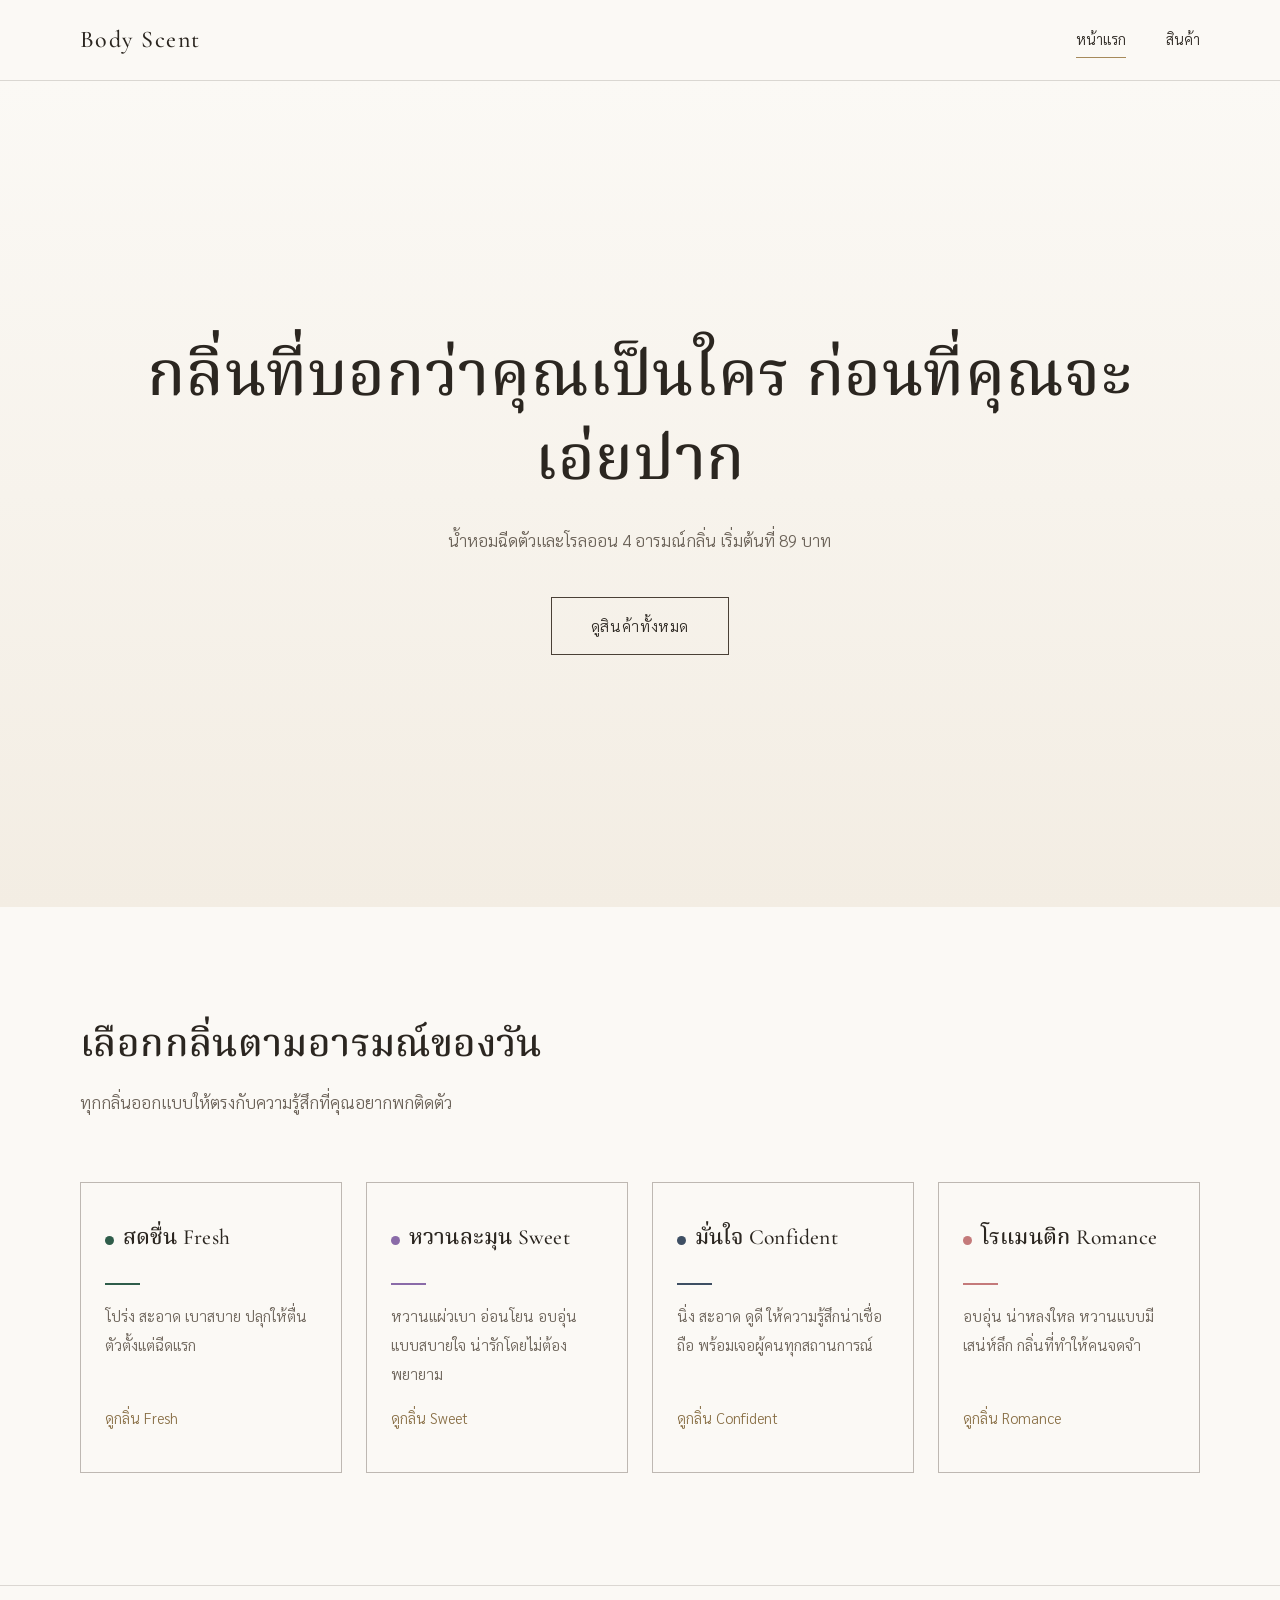
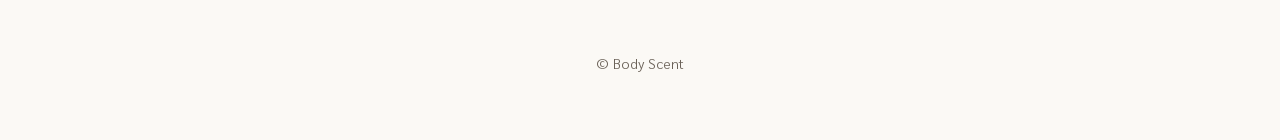
<file: index.html>
<!DOCTYPE html>
<html lang="th">
<head>
  <meta charset="UTF-8">
  <meta name="viewport" content="width=device-width, initial-scale=1">
  <title>Body Scent | น้ำหอมฉีดตัวและโรลออน</title>
  <meta name="description" content="Body Scent น้ำหอมฉีดตัวและโรลออน 4 อารมณ์กลิ่น สดชื่น หวานละมุน มั่นใจ โรแมนติก">
  <link rel="stylesheet" href="style.css">
  <style>
    /* hero fills the first screen below the sticky header */
    .hero { min-height: calc(100vh - 4.6rem); min-height: calc(100svh - 4.6rem); }
  </style>
</head>
<body>

  <header class="site-header">
    <div class="container">
      <a class="logo" href="index.html">Body Scent</a>
      <nav class="nav" aria-label="เมนูหลัก">
        <a href="index.html" aria-current="page">หน้าแรก</a>
        <a href="product.html">สินค้า</a>
      </nav>
    </div>
  </header>

  <main>
    <section class="hero">
      <div>
        <h1>กลิ่นที่บอกว่าคุณเป็นใคร ก่อนที่คุณจะเอ่ยปาก</h1>
        <p>น้ำหอมฉีดตัวและโรลออน 4 อารมณ์กลิ่น เริ่มต้นที่ 89 บาท</p>
        <a class="btn" href="product.html">ดูสินค้าทั้งหมด</a>
      </div>
    </section>

    <section class="section" id="moods">
      <div class="container">
        <div class="section-head">
          <h2>เลือกกลิ่นตามอารมณ์ของวัน</h2>
          <p>ทุกกลิ่นออกแบบให้ตรงกับความรู้สึกที่คุณอยากพกติดตัว</p>
        </div>

        <div class="mood-grid">
          <a class="mood-card" data-mood="fresh" href="product.html?mood=fresh">
            <h3><span class="mood-dot"></span>สดชื่น Fresh</h3>
            <hr class="mood-line">
            <p>โปร่ง สะอาด เบาสบาย ปลุกให้ตื่นตัวตั้งแต่ฉีดแรก</p>
            <span class="more">ดูกลิ่น Fresh</span>
          </a>

          <a class="mood-card" data-mood="sweet" href="product.html?mood=sweet">
            <h3><span class="mood-dot"></span>หวานละมุน Sweet</h3>
            <hr class="mood-line">
            <p>หวานแผ่วเบา อ่อนโยน อบอุ่นแบบสบายใจ น่ารักโดยไม่ต้องพยายาม</p>
            <span class="more">ดูกลิ่น Sweet</span>
          </a>

          <a class="mood-card" data-mood="confident" href="product.html?mood=confident">
            <h3><span class="mood-dot"></span>มั่นใจ Confident</h3>
            <hr class="mood-line">
            <p>นิ่ง สะอาด ดูดี ให้ความรู้สึกน่าเชื่อถือ พร้อมเจอผู้คนทุกสถานการณ์</p>
            <span class="more">ดูกลิ่น Confident</span>
          </a>

          <a class="mood-card" data-mood="romance" href="product.html?mood=romance">
            <h3><span class="mood-dot"></span>โรแมนติก Romance</h3>
            <hr class="mood-line">
            <p>อบอุ่น น่าหลงใหล หวานแบบมีเสน่ห์ลึก กลิ่นที่ทำให้คนจดจำ</p>
            <span class="more">ดูกลิ่น Romance</span>
          </a>
        </div>
      </div>
    </section>
  </main>

  <footer class="site-footer">
    <div class="container">© Body Scent</div>
  </footer>

  <script src="script.js"></script>
</body>
</html>
</file>
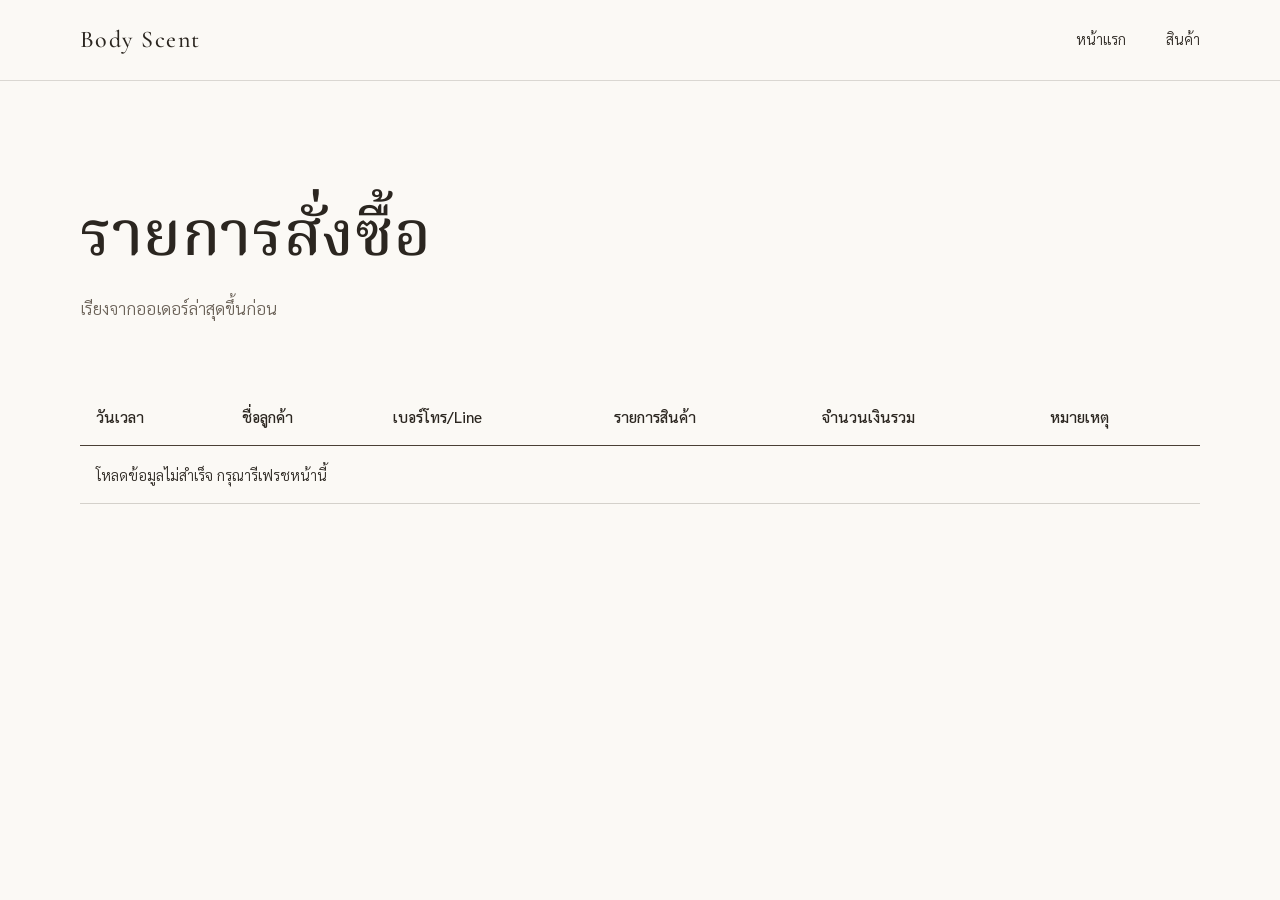
<file: admin.html>
<!DOCTYPE html>
<html lang="th">
<head>
  <meta charset="UTF-8">
  <meta name="viewport" content="width=device-width, initial-scale=1">
  <meta name="robots" content="noindex, nofollow">
  <title>รายการสั่งซื้อ | Body Scent</title>
  <link rel="stylesheet" href="style.css">
</head>
<body>

  <header class="site-header">
    <div class="container">
      <a class="logo" href="index.html">Body Scent</a>
      <nav class="nav" aria-label="เมนูหลัก">
        <a href="index.html">หน้าแรก</a>
        <a href="product.html">สินค้า</a>
      </nav>
    </div>
  </header>

  <main class="section">
    <div class="container">
      <div class="section-head">
        <h1>รายการสั่งซื้อ</h1>
        <p>เรียงจากออเดอร์ล่าสุดขึ้นก่อน</p>
      </div>

      <div class="table-wrap">
        <table id="ordersTable">
          <thead>
            <tr>
              <th>วันเวลา</th>
              <th>ชื่อลูกค้า</th>
              <th>เบอร์โทร/Line</th>
              <th>รายการสินค้า</th>
              <th>จำนวนเงินรวม</th>
              <th>หมายเหตุ</th>
            </tr>
          </thead>
          <tbody></tbody>
        </table>
      </div>
    </div>
  </main>

  <script src="script.js"></script>
</body>
</html>
</file>
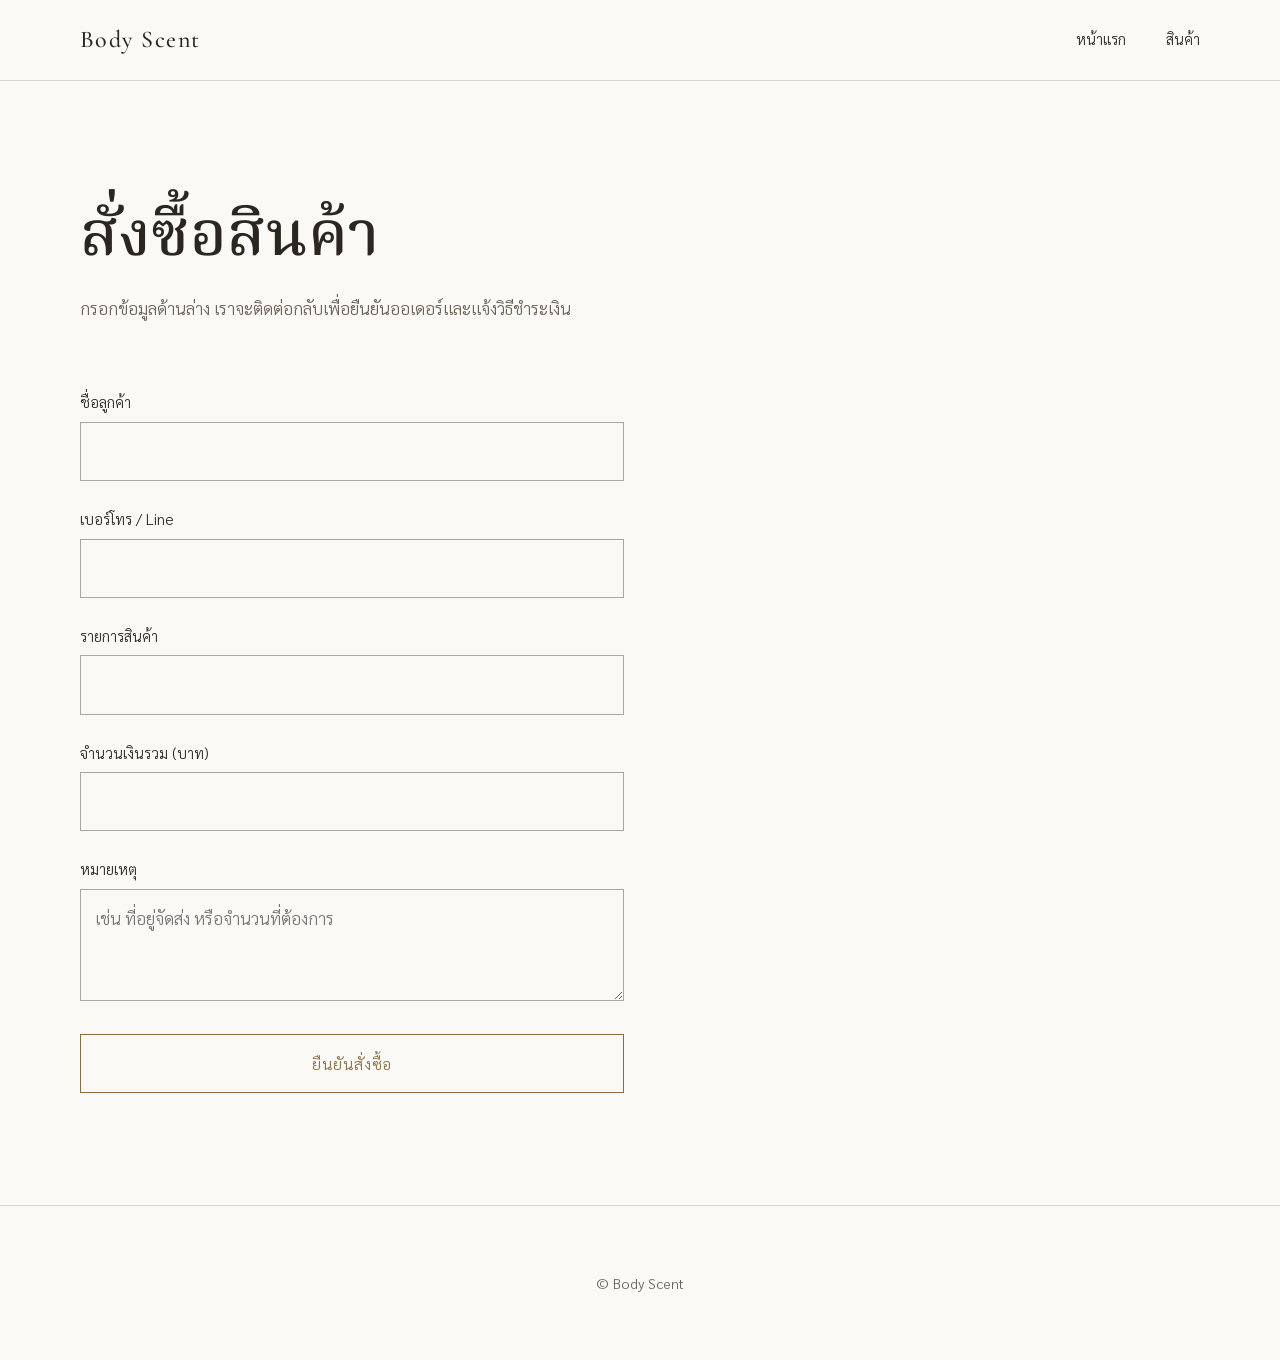
<file: order.html>
<!DOCTYPE html>
<html lang="th">
<head>
  <meta charset="UTF-8">
  <meta name="viewport" content="width=device-width, initial-scale=1">
  <title>สั่งซื้อ | Body Scent</title>
  <link rel="stylesheet" href="style.css">
</head>
<body>

  <header class="site-header">
    <div class="container">
      <a class="logo" href="index.html">Body Scent</a>
      <nav class="nav" aria-label="เมนูหลัก">
        <a href="index.html">หน้าแรก</a>
        <a href="product.html">สินค้า</a>
      </nav>
    </div>
  </header>

  <main class="section">
    <div class="container">
      <div class="section-head">
        <h1>สั่งซื้อสินค้า</h1>
        <p>กรอกข้อมูลด้านล่าง เราจะติดต่อกลับเพื่อยืนยันออเดอร์และแจ้งวิธีชำระเงิน</p>
      </div>

      <form id="orderForm" class="form">
        <div>
          <label for="customerName">ชื่อลูกค้า</label>
          <input type="text" id="customerName" name="customerName" autocomplete="name" required>
        </div>

        <div>
          <label for="contact">เบอร์โทร / Line</label>
          <input type="text" id="contact" name="contact" autocomplete="tel" required>
        </div>

        <div>
          <label for="items">รายการสินค้า</label>
          <input type="text" id="items" name="items" required>
        </div>

        <div>
          <label for="total">จำนวนเงินรวม (บาท)</label>
          <input type="text" id="total" name="total" inputmode="numeric" required>
        </div>

        <div>
          <label for="note">หมายเหตุ</label>
          <textarea id="note" name="note" placeholder="เช่น ที่อยู่จัดส่ง หรือจำนวนที่ต้องการ"></textarea>
        </div>

        <button type="submit" class="btn btn--accent">ยืนยันสั่งซื้อ</button>
      </form>
    </div>
  </main>

  <footer class="site-footer">
    <div class="container">© Body Scent</div>
  </footer>

  <script src="script.js"></script>
</body>
</html>
</file>
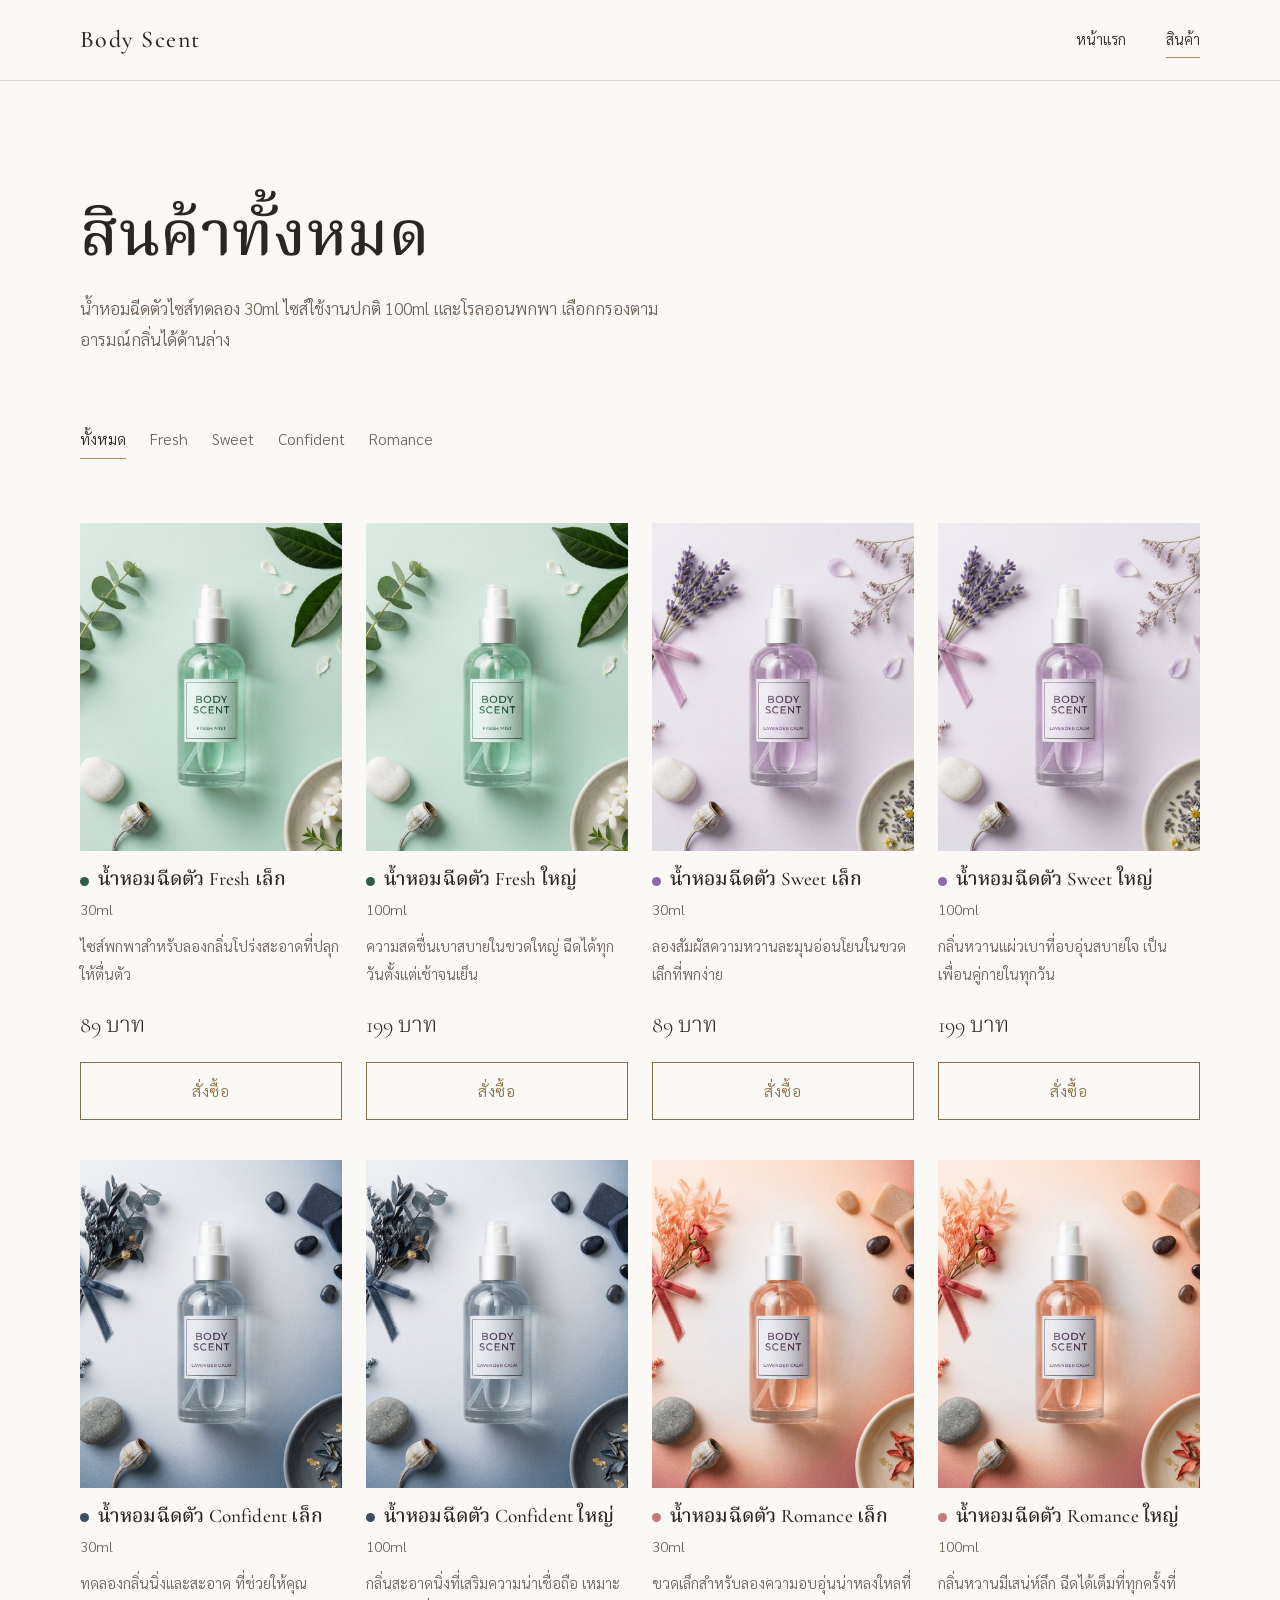
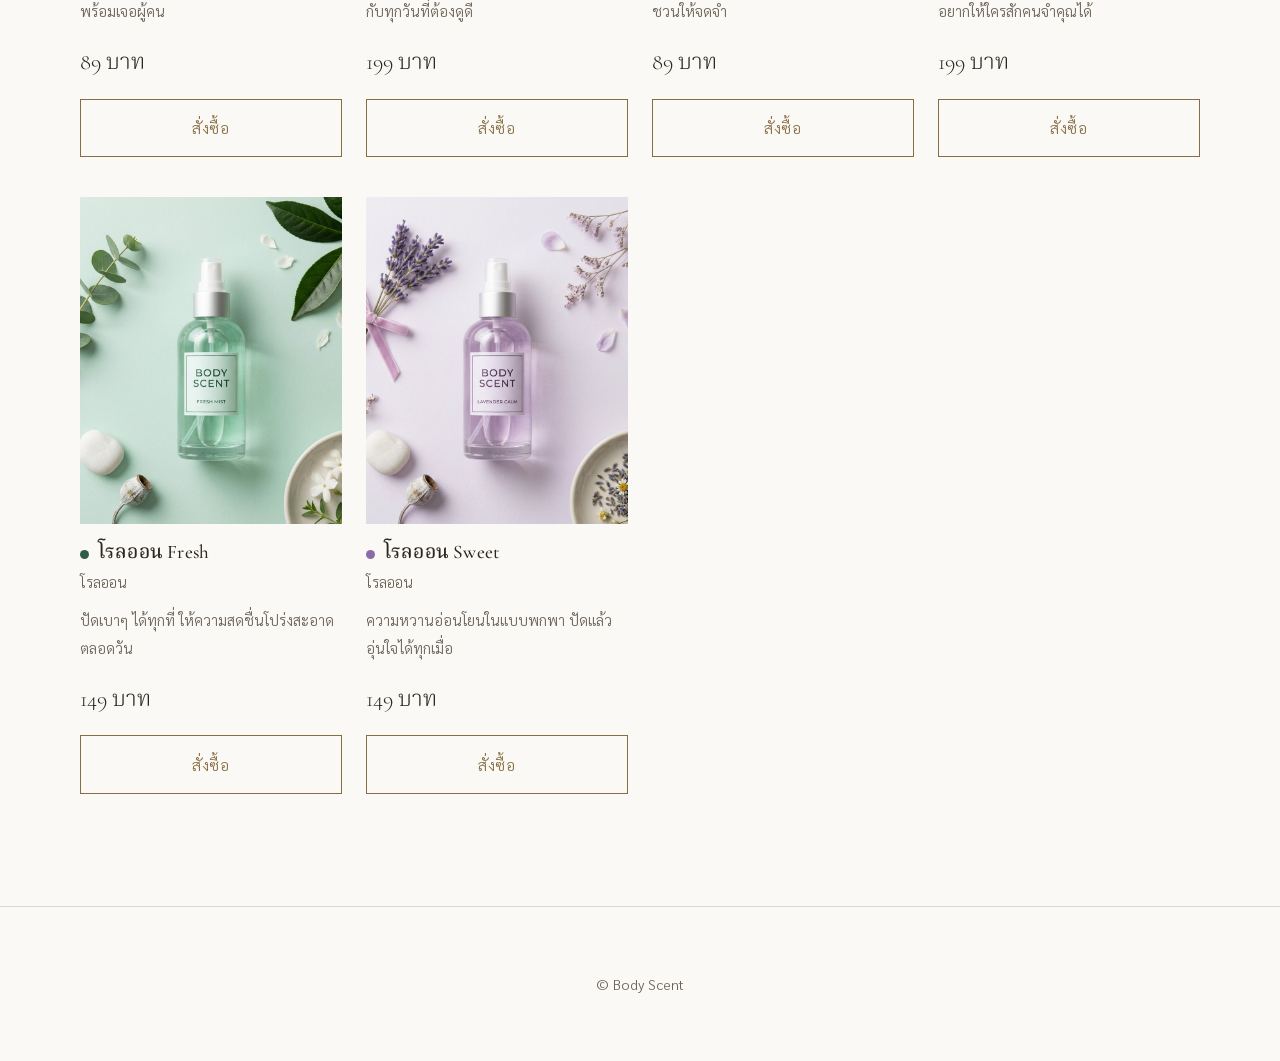
<file: product.html>
<!DOCTYPE html>
<html lang="th">
<head>
  <meta charset="UTF-8">
  <meta name="viewport" content="width=device-width, initial-scale=1">
  <title>สินค้าทั้งหมด | Body Scent</title>
  <meta name="description" content="น้ำหอมฉีดตัว 30ml, 100ml และโรลออน Body Scent เลือกกรองตามอารมณ์กลิ่น">
  <link rel="stylesheet" href="style.css">
</head>
<body>

  <header class="site-header">
    <div class="container">
      <a class="logo" href="index.html">Body Scent</a>
      <nav class="nav" aria-label="เมนูหลัก">
        <a href="index.html">หน้าแรก</a>
        <a href="product.html" aria-current="page">สินค้า</a>
      </nav>
    </div>
  </header>

  <main class="section">
    <div class="container">
      <div class="section-head">
        <h1>สินค้าทั้งหมด</h1>
        <p>น้ำหอมฉีดตัวไซส์ทดลอง 30ml ไซส์ใช้งานปกติ 100ml และโรลออนพกพา เลือกกรองตามอารมณ์กลิ่นได้ด้านล่าง</p>
      </div>

      <div id="filter-bar" class="filter-bar"></div>
      <div id="product-list" class="product-grid"></div>
    </div>
  </main>

  <footer class="site-footer">
    <div class="container">© Body Scent</div>
  </footer>

  <script src="script.js"></script>
</body>
</html>
</file>
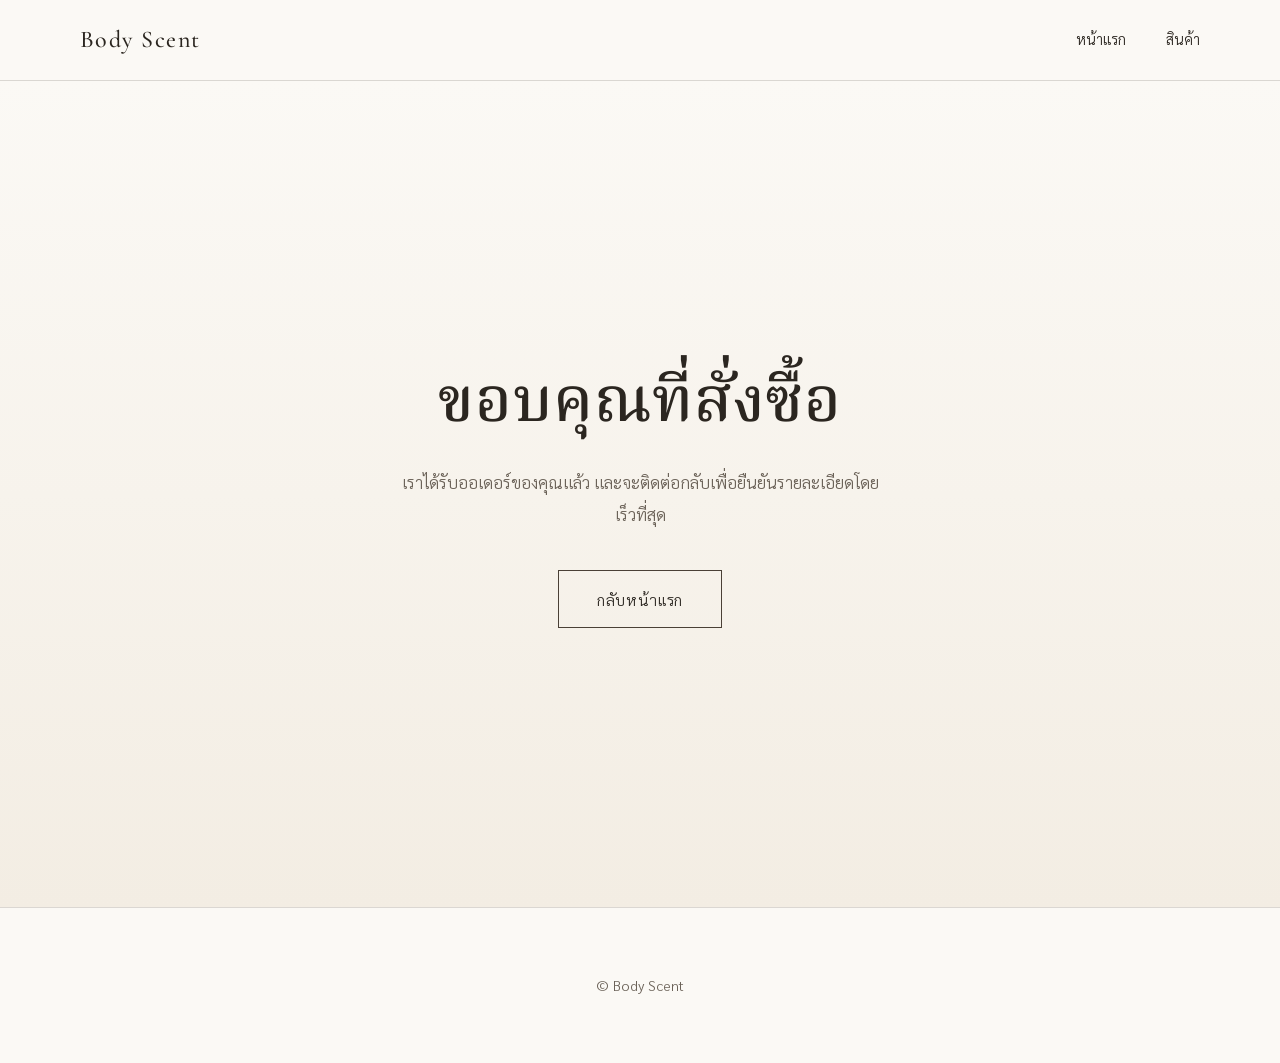
<file: thankyou.html>
<!DOCTYPE html>
<html lang="th">
<head>
  <meta charset="UTF-8">
  <meta name="viewport" content="width=device-width, initial-scale=1">
  <title>ขอบคุณที่สั่งซื้อ | Body Scent</title>
  <link rel="stylesheet" href="style.css">
  <style>
    .hero { min-height: calc(100vh - 4.6rem); min-height: calc(100svh - 4.6rem); }
  </style>
</head>
<body>

  <header class="site-header">
    <div class="container">
      <a class="logo" href="index.html">Body Scent</a>
      <nav class="nav" aria-label="เมนูหลัก">
        <a href="index.html">หน้าแรก</a>
        <a href="product.html">สินค้า</a>
      </nav>
    </div>
  </header>

  <main>
    <section class="hero">
      <div>
        <h1>ขอบคุณที่สั่งซื้อ</h1>
        <p>เราได้รับออเดอร์ของคุณแล้ว และจะติดต่อกลับเพื่อยืนยันรายละเอียดโดยเร็วที่สุด</p>
        <a class="btn" href="index.html">กลับหน้าแรก</a>
      </div>
    </section>
  </main>

  <footer class="site-footer">
    <div class="container">© Body Scent</div>
  </footer>

</body>
</html>
</file>
<file: style.css>
/* Body Scent — shared theme */
@import url("https://fonts.googleapis.com/css2?family=Cormorant+Garamond:wght@400;500;600&family=Noto+Serif+Thai:wght@300;400;500&family=Sarabun:wght@300;400;500&display=swap");

:root {
  /* palette */
  --bg: #fbf9f5;
  --bg-cream: #f3ede3;
  --bg-beige: #e6dccb;
  --ink: #2b2620;
  --ink-soft: #6b6258;
  --line: #4a4036;
  --accent: #a68a5b; /* soft bronze */
  --accent-deep: #876d43;

  /* mood touches (small dots / underlines only) */
  --fresh: #2f5d4a;
  --sweet: #8a6ba8;
  --confident: #3e4f63;
  --romance: #c47a7a;

  /* type */
  --font-display: "Cormorant Garamond", "Noto Serif Thai", Georgia, serif;
  --font-body: "Sarabun", "Noto Sans Thai", system-ui, sans-serif;

  /* spacing */
  --space-1: 0.5rem;
  --space-2: 1rem;
  --space-3: 1.5rem;
  --space-4: 2.5rem;
  --space-5: 4rem;
  --space-6: 7rem;
  --maxw: 1120px;
}

*, *::before, *::after { box-sizing: border-box; }
html { scroll-behavior: smooth; }
@media (prefers-reduced-motion: reduce) { html { scroll-behavior: auto; } * { transition: none !important; } }

body {
  margin: 0;
  background: var(--bg);
  color: var(--ink);
  font-family: var(--font-body);
  font-weight: 300;
  font-size: 1.0625rem;
  line-height: 1.85;
  -webkit-font-smoothing: antialiased;
}

img { max-width: 100%; display: block; }
a { color: inherit; text-decoration: none; }
a:focus-visible, button:focus-visible, input:focus-visible, textarea:focus-visible, select:focus-visible {
  outline: 1px solid var(--accent-deep);
  outline-offset: 3px;
}

h1, h2, h3 {
  font-family: var(--font-display);
  font-weight: 500;
  line-height: 1.35;
  letter-spacing: 0.01em;
  margin: 0 0 var(--space-2);
}
h1 { font-size: clamp(2.2rem, 5.5vw, 3.9rem); }
h2 { font-size: clamp(1.7rem, 3.4vw, 2.4rem); }
h3 { font-size: 1.35rem; }
p { margin: 0 0 var(--space-2); color: var(--ink-soft); }

/* layout */
.container { width: min(100% - 3rem, var(--maxw)); margin-inline: auto; }
.section { padding-block: var(--space-6); }
.section--cream { background: var(--bg-cream); }
.section-head { max-width: 38rem; margin-bottom: var(--space-5); }
.center { text-align: center; margin-inline: auto; }

/* header */
.site-header {
  position: sticky; top: 0; z-index: 10;
  background: rgba(251, 249, 245, 0.92);
  backdrop-filter: blur(6px);
  border-bottom: 1px solid rgba(74, 64, 54, 0.18);
}
.site-header .container {
  display: flex; align-items: center; justify-content: space-between;
  padding-block: 1.1rem;
}
.logo { font-family: var(--font-display); font-size: 1.5rem; font-weight: 500; letter-spacing: 0.06em; }
.nav { display: flex; gap: var(--space-4); font-size: 0.95rem; }
.nav a { padding-block: 0.25rem; border-bottom: 1px solid transparent; transition: border-color 0.25s; }
.nav a:hover, .nav a[aria-current="page"] { border-bottom-color: var(--accent); }

/* hero */
.hero {
  min-height: 100vh; min-height: 100svh;
  display: grid; place-items: center;
  text-align: center;
  padding: var(--space-6) var(--space-3);
  background: linear-gradient(180deg, var(--bg) 0%, var(--bg-cream) 100%);
}
.hero h1 { max-width: 16em; margin-inline: auto; margin-bottom: var(--space-3); }
.hero p { max-width: 30rem; margin-inline: auto; margin-bottom: var(--space-4); }

/* buttons: thin outlines, no loud fills */
.btn {
  display: inline-block;
  padding: 0.85rem 2.4rem;
  border: 1px solid var(--line);
  background: transparent;
  color: var(--ink);
  font: inherit; font-size: 0.98rem; letter-spacing: 0.04em;
  cursor: pointer;
  transition: background 0.25s, color 0.25s, border-color 0.25s;
}
.btn:hover { background: var(--ink); color: var(--bg); }
.btn--accent { border-color: var(--accent-deep); color: var(--accent-deep); }
.btn--accent:hover { background: var(--accent-deep); border-color: var(--accent-deep); color: #fff; }
.btn[disabled] { opacity: 0.45; cursor: not-allowed; }

/* mood dot / underline */
.mood-dot {
  display: inline-block; width: 9px; height: 9px; border-radius: 50%;
  background: var(--ink-soft); margin-right: 0.55rem; vertical-align: middle;
}
[data-mood="fresh"] { --mood: var(--fresh); }
[data-mood="sweet"] { --mood: var(--sweet); }
[data-mood="confident"] { --mood: var(--confident); }
[data-mood="romance"] { --mood: var(--romance); }
[data-mood] .mood-dot { background: var(--mood); }
.mood-line { display: block; width: 2.2rem; height: 2px; background: var(--mood, var(--accent)); margin: 0.9rem 0 1.1rem; border: 0; }

/* mood cards (index) */
.mood-grid { display: grid; grid-template-columns: repeat(4, 1fr); gap: var(--space-3); }
.mood-card {
  display: flex; flex-direction: column;
  padding: var(--space-4) var(--space-3);
  background: var(--bg);
  border: 1px solid rgba(74, 64, 54, 0.35);
  transition: border-color 0.25s, transform 0.25s;
}
.mood-card:hover { border-color: var(--accent-deep); transform: translateY(-3px); }
.mood-card p { flex: 1; font-size: 0.97rem; }
.mood-card .more { font-size: 0.92rem; color: var(--accent-deep); }

/* filter bar (product page) */
.filter-bar { display: flex; flex-wrap: wrap; gap: var(--space-1) var(--space-3); margin-bottom: var(--space-5); }
.filter-btn {
  background: none; border: 0; border-bottom: 1px solid transparent;
  padding: 0.3rem 0; font: inherit; font-size: 0.98rem; color: var(--ink-soft); cursor: pointer;
  transition: color 0.2s, border-color 0.2s;
}
.filter-btn:hover { color: var(--ink); }
.filter-btn.active { color: var(--ink); border-bottom-color: var(--mood, var(--accent)); }

/* product cards */
.product-grid { display: grid; grid-template-columns: repeat(auto-fill, minmax(240px, 1fr)); gap: var(--space-4) var(--space-3); }
.product-card { display: flex; flex-direction: column; }
.product-card .thumb { aspect-ratio: 4 / 5; background: var(--bg-beige); overflow: hidden; margin-bottom: var(--space-2); }
.product-card .thumb img { width: 100%; height: 100%; object-fit: cover; }
.product-card h3 { font-size: 1.2rem; margin-bottom: 0.2rem; }
.product-card .meta { font-size: 0.9rem; color: var(--ink-soft); margin-bottom: 0.6rem; }
.product-card p { font-size: 0.95rem; flex: 1; }
.price { font-family: var(--font-display); font-size: 1.4rem; color: var(--ink); margin-bottom: var(--space-2); }
.product-card .btn { text-align: center; }

/* forms (order page) */
.form { max-width: 34rem; display: grid; gap: var(--space-3); }
.form label { display: block; font-size: 0.95rem; margin-bottom: 0.35rem; color: var(--ink); }
.form input, .form textarea, .form select {
  width: 100%; padding: 0.8rem 0.9rem;
  background: transparent; color: var(--ink);
  border: 1px solid rgba(74, 64, 54, 0.45); border-radius: 0;
  font: inherit; font-weight: 300;
}
.form input:focus, .form textarea:focus, .form select:focus { border-color: var(--accent-deep); }
.form textarea { min-height: 7rem; resize: vertical; }
.total-row { display: flex; justify-content: space-between; align-items: baseline; padding-block: var(--space-2); border-block: 1px solid rgba(74, 64, 54, 0.3); }
.total-row strong { font-family: var(--font-display); font-size: 1.6rem; font-weight: 500; }
.notice { padding: var(--space-2) var(--space-3); border: 1px solid var(--accent); background: var(--bg-cream); font-size: 0.95rem; }
.notice--error { border-color: var(--romance); }

/* tables (admin) */
.table-wrap { overflow-x: auto; }
table { width: 100%; border-collapse: collapse; font-size: 0.95rem; }
th, td { padding: 0.9rem 1rem; text-align: left; border-bottom: 1px solid rgba(74, 64, 54, 0.22); vertical-align: top; }
th { font-weight: 500; color: var(--ink); border-bottom: 1px solid var(--line); white-space: nowrap; }
tbody tr:hover { background: var(--bg-cream); }

/* footer */
.site-footer { padding-block: var(--space-5); border-top: 1px solid rgba(74, 64, 54, 0.18); text-align: center; font-size: 0.9rem; color: var(--ink-soft); }

/* responsive */
@media (max-width: 960px) { .mood-grid { grid-template-columns: repeat(2, 1fr); } }
@media (max-width: 600px) {
  body { font-size: 1rem; }
  .section { padding-block: var(--space-5); }
  .container { width: min(100% - 2rem, var(--maxw)); }
  .nav { gap: var(--space-3); font-size: 0.9rem; }
  .logo { font-size: 1.25rem; }
  .mood-grid { grid-template-columns: 1fr; }
  .product-grid { grid-template-columns: repeat(2, 1fr); gap: var(--space-3) var(--space-2); }
  .btn { padding: 0.8rem 1.6rem; }
  th, td { padding: 0.7rem 0.6rem; }
}
</file>
